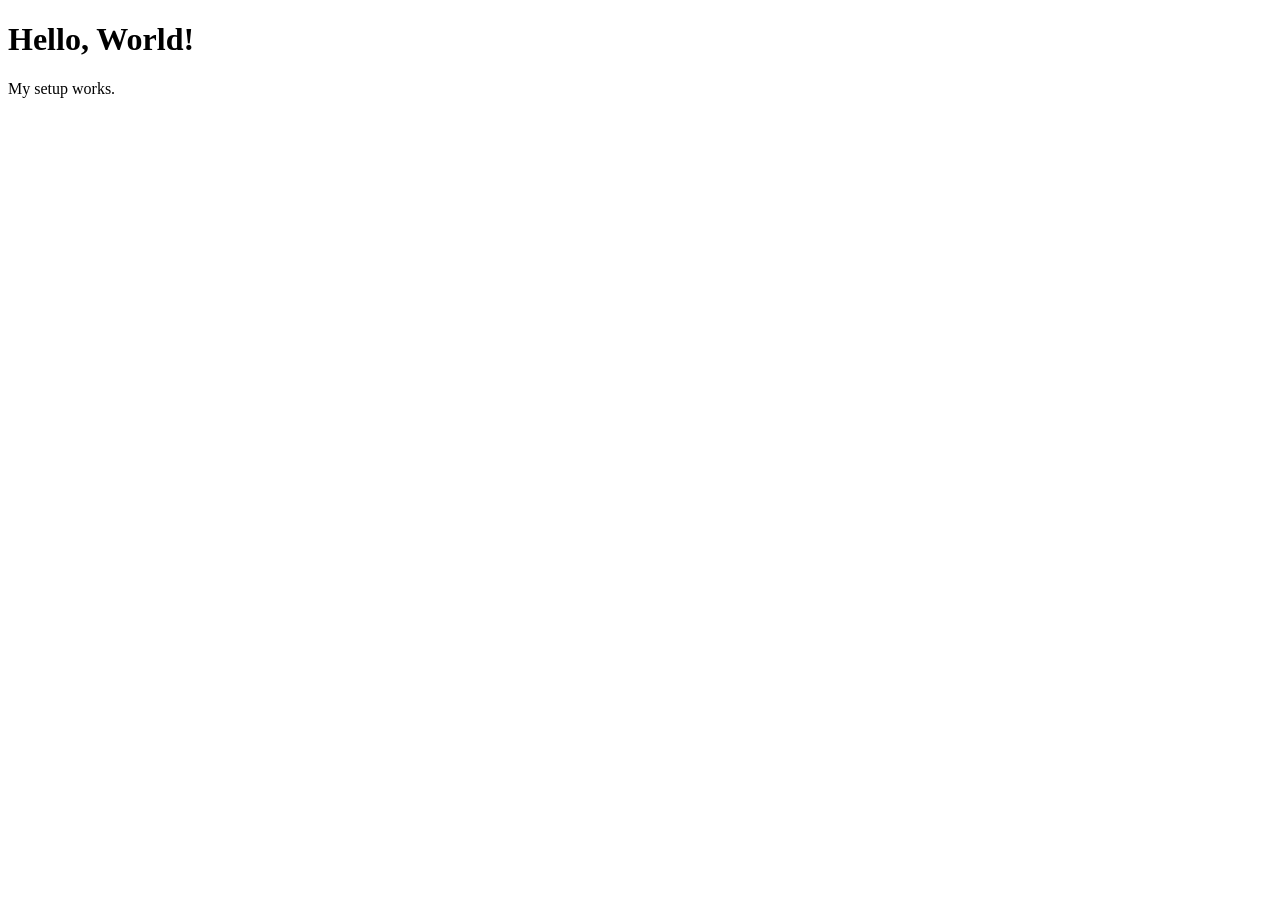
<file: practice/index.html>
<!DOCTYPE html>
<html lang="en">
      <head>
         <meta charset="UTF-8" />
      <title>Setup Test</title>
  </head>
  <body>
      <h1>Hello, World!</h1>
      <p>My setup works.</p>
  </body>
</html>
</file>
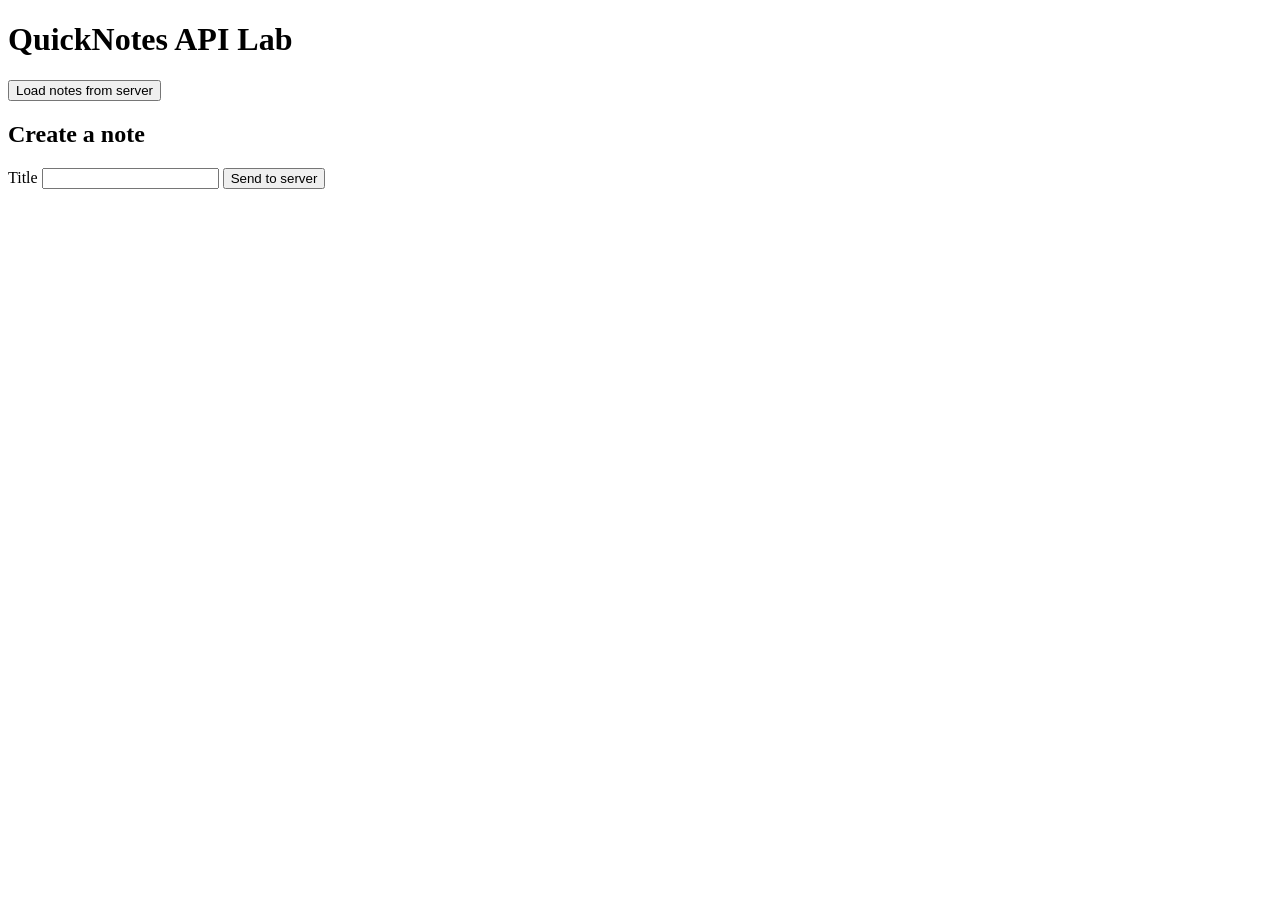
<file: practice/api-lab/index.html>
<!DOCTYPE html>
<html lang="en">
  <head>
    <meta charset="UTF-8" />
    <meta name="viewport" content="width=device-width, initial-scale=1.0" />
    <title>QuickNotes API Lab</title>
    <script src="app.js" defer></script>
  </head>
  <body>
    <h1>QuickNotes API Lab</h1>
    <button id="load-btn">Load notes from server</button>
    <p id="status"></p>
    <ul id="notes-list"></ul>
 
    <h2>Create a note</h2>
    <form id="note-form">
      <label for="title-input">Title</label>
      <input id="title-input" type="text" />
      <button type="submit">Send to server</button>
    </form>
  </body>
</html>
</file>
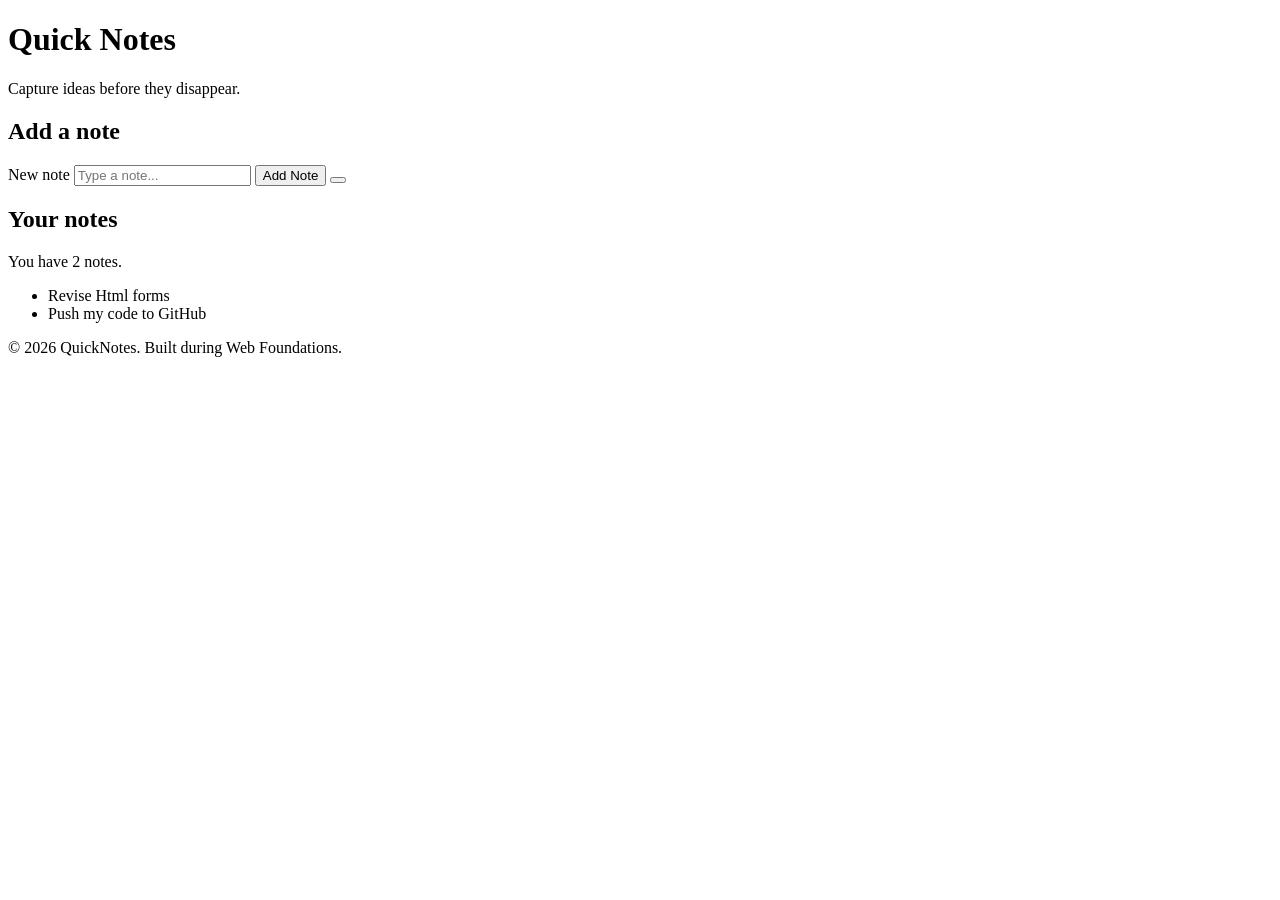
<file: practice/quicknotes-day1/index.html>
<!DOCTYPE html>
<html lang="en">
<head>
    <meta charset="UTF-8">
    <meta name="viewport" content="width=device-width, initial-scale=1.0">
    <title>Document</title>
</head>
<body>
    <h1>Quick Notes</h1>
    <p>Capture ideas before they disappear.</p>
</header>

<main>
    <section>
        <h2>Add a note</h2>
        <form id="note-form">
            <label for="note-input">New note</label>
            <input type="text" id="note-input" placeholder="Type a note..." />            <button type="submit">Add Note</button>
        <button type="submit"Add Note</button>
        </form>
    </section>

    </section>
       <h2>Your notes</h2>
       <p id="note-count">You have 2 notes.</p>
       <ul id="note-list"> 
        <li>Revise Html forms</li>
        <li>Push my code to GitHub</li>
       </ul>
    </section>
</main>

<footer>
      <p>&copy; 2026 QuickNotes. Built during Web Foundations.</p>
    </footer>
  </body>
</html>
</file>
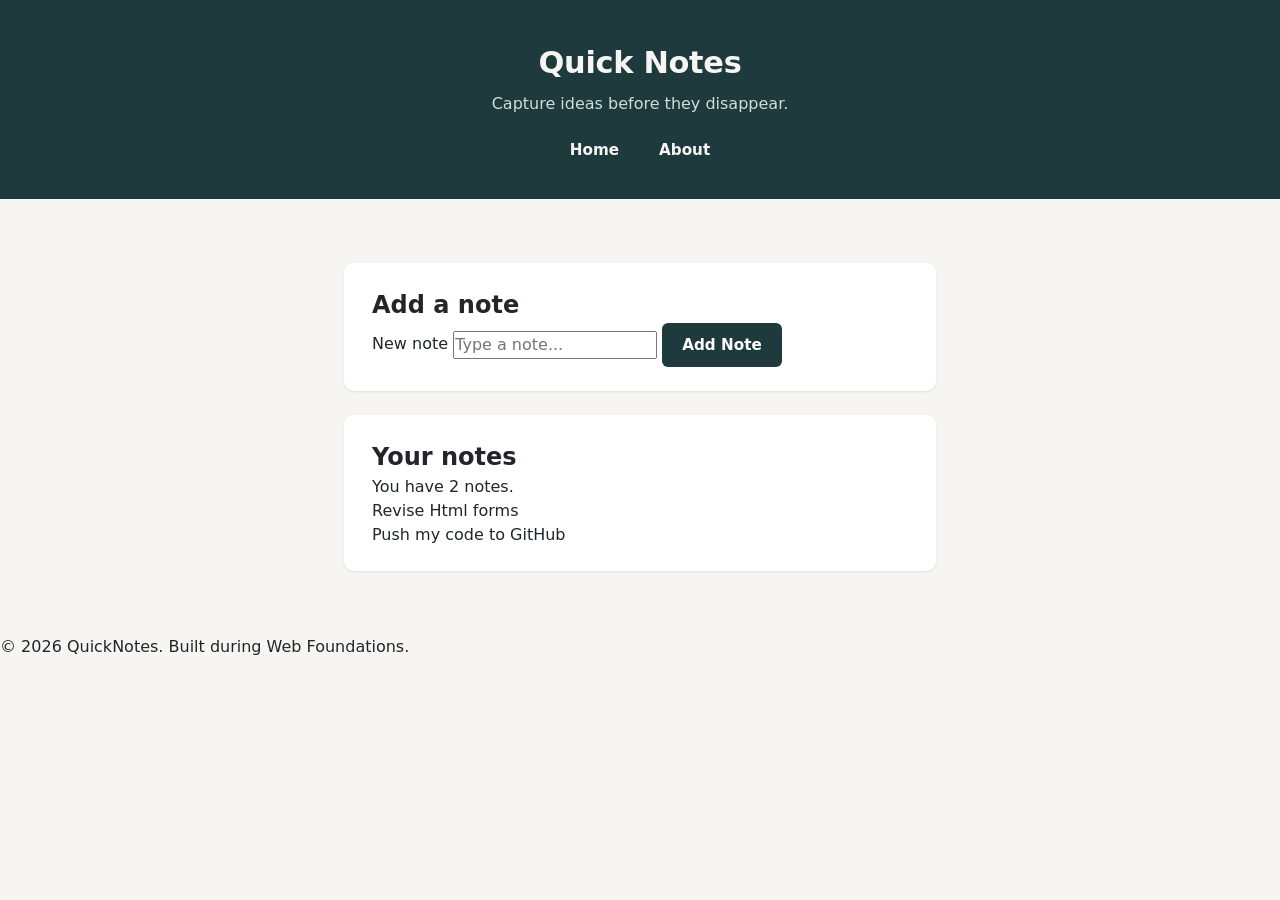
<file: practice/quicknotes-day3/index.html>
<!doctype html>
<html lang="en">
  <head>
    <meta charset="UTF-8" />
    <meta name="viewport" content="width=device-width, initial-scale=1.0" />
    <title>QuickNotes - Home</title>
    <link rel="stylesheet" href="style.css" />
  </head>
  <body>
    <header>
      <h1>Quick Notes</h1>
      <p>Capture ideas before they disappear.</p>
      <nav>
        <a href="index.html">Home</a>
        <a href="about.html">About</a>
      </nav>
    </header>

    <main>
      <section>
        <h2>Add a note</h2>
        <form id="note-form">
          <label for="note-input">New note</label>
          <input type="text" id="note-input" placeholder="Type a note..." />
          <button type="submit">Add Note</button>
        </form>
      </section>

      <section>
        <h2>Your notes</h2>
        <p id="note-count">You have 2 notes.</p>
        <ul id="note-list">
          <li>Revise Html forms</li>
          <li>Push my code to GitHub</li>
        </ul>
      </section>
    </main>

    <footer>
      <p>&copy; 2026 QuickNotes. Built during Web Foundations.</p>
    </footer>
    <script src="index.js"></script>
  </body>
</html>
</file>
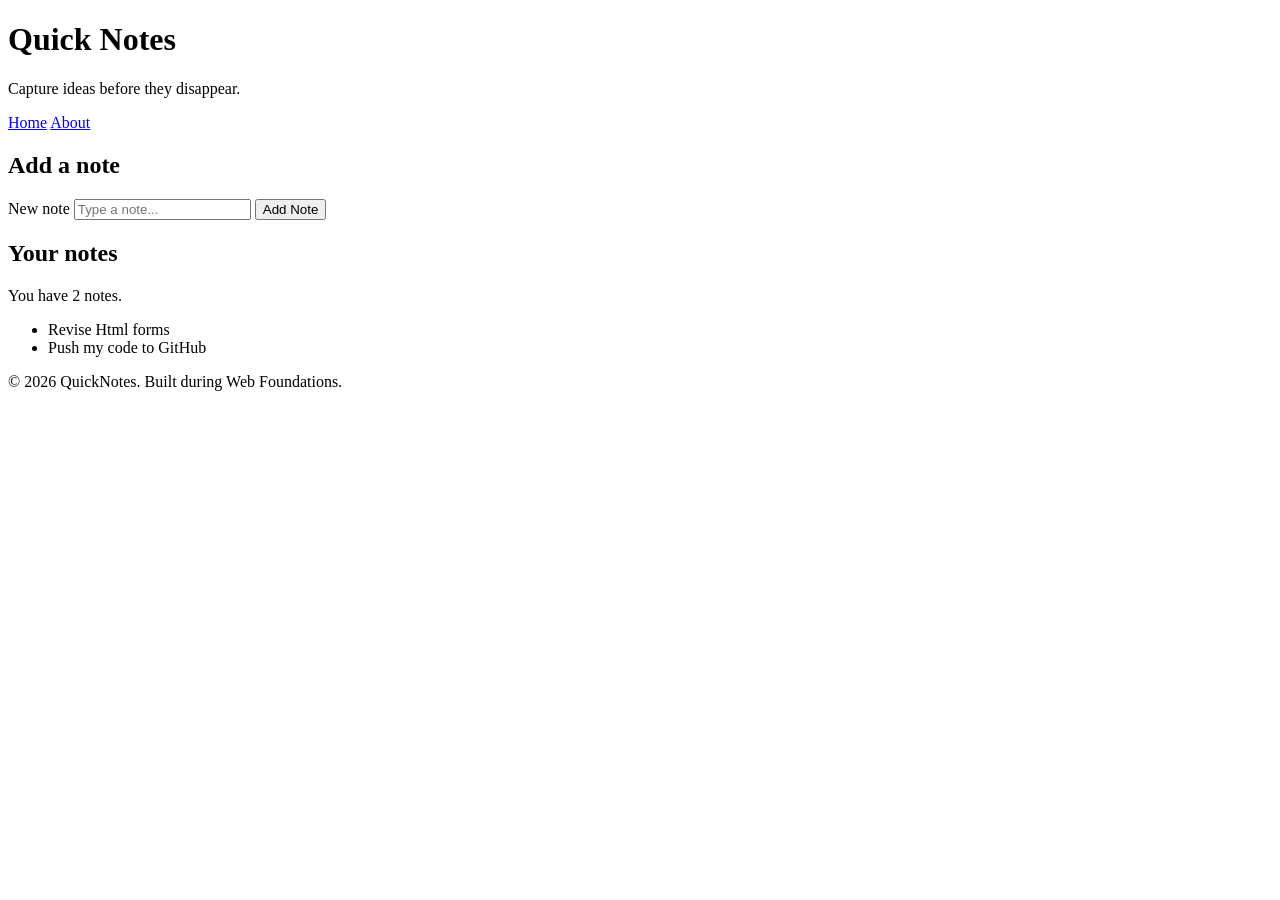
<file: web-foundations-days/day1/index.html>
<!DOCTYPE html>
<html lang="en">
<head>
    <meta charset="UTF-8">
    <meta name="viewport" content="width=device-width, initial-scale=1.0">
    <title>Document</title>
</head>
<body>
    <header>
        <h1>Quick Notes</h1>
        <p>Capture ideas before they disappear.</p>
        <nav>
            <a href="index.html">Home</a>
            <a href="about.html">About</a>
        </nav>
    </header>

    <main>
        <section>
            <h2>Add a note</h2>
            <form id="note-form">
                <label for="note-input">New note</label>
                <input type="text" id="note-input" placeholder="Type a note...">
                <button type="submit">Add Note</button>
            </form>
        </section>

        <section>
            <h2>Your notes</h2>
            <p id="note-count">You have 2 notes.</p>
            <ul id="note-list">
                <li>Revise Html forms</li>
                <li>Push my code to GitHub</li>
            </ul>
        </section>
    </main>

    <footer>
        <p>&copy; 2026 QuickNotes. Built during Web Foundations.</p>
    </footer>
</body>
</html>
</file>
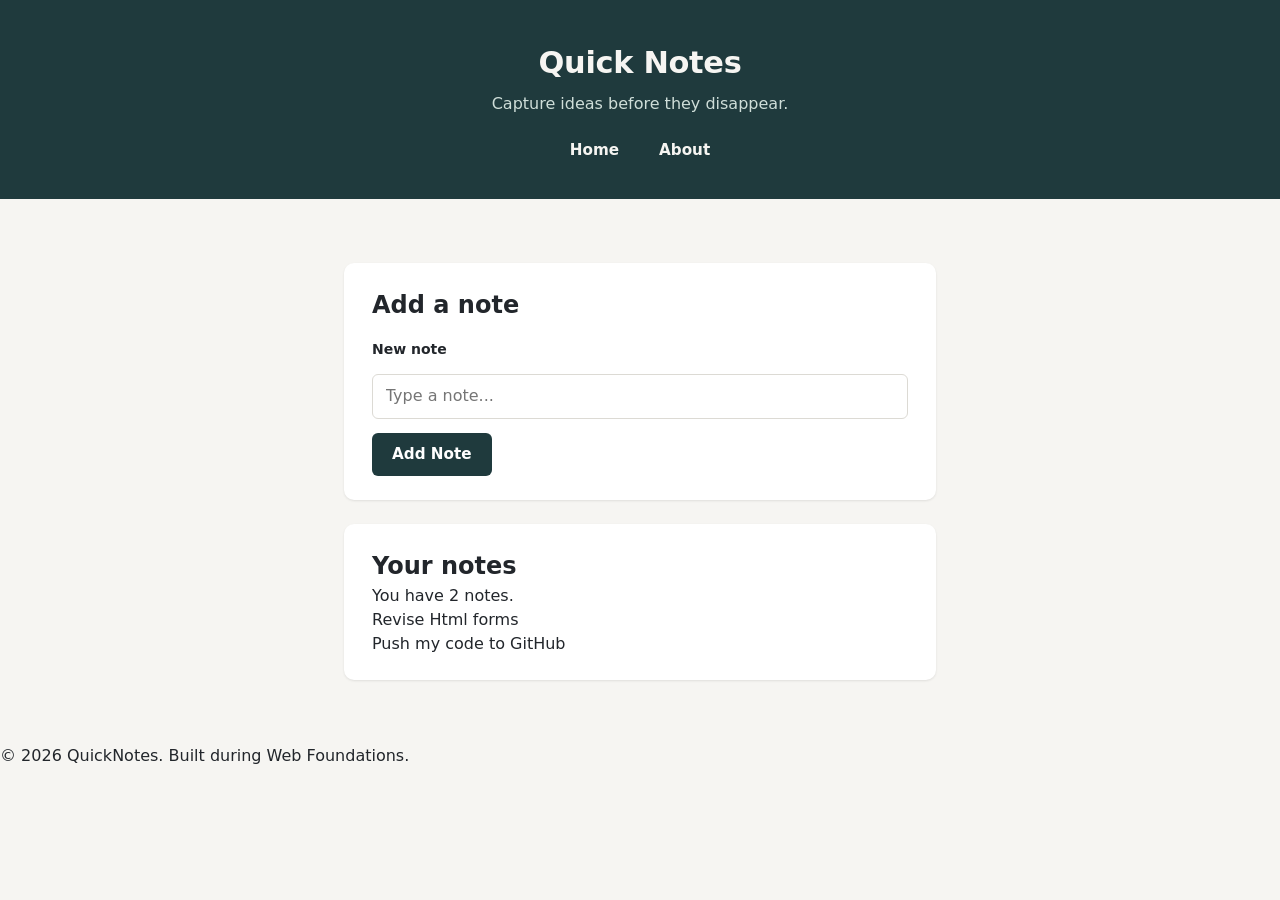
<file: web-foundations-days/day2/index.html>
<!DOCTYPE html>
<html lang="en">
<head>
    <meta charset="UTF-8">
    <meta name="viewport" content="width=device-width, initial-scale=1.0">
    <title>QuickNotes - Home</title>
     <link rel="stylesheet" href="style.css">
</head>
<body>
    <header>
        <h1>Quick Notes</h1>
        <p>Capture ideas before they disappear.</p>
        <nav>
            <a href="index.html">Home</a>
            <a href="about.html">About</a>
        </nav>
    </header>

    <main>
        <section>
            <h2>Add a note</h2>
            <form id="note-form">
                <label for="note-input">New note</label>
                <input type="text" id="note-input" placeholder="Type a note...">
                <button type="submit">Add Note</button>
            </form>
        </section>

        <section>
            <h2>Your notes</h2>
            <p id="note-count">You have 2 notes.</p>
            <ul id="note-list">
                <li>Revise Html forms</li>
                <li>Push my code to GitHub</li>
            </ul>
        </section>
    </main>

    <footer>
        <p>&copy; 2026 QuickNotes. Built during Web Foundations.</p>
    </footer>
</body>
</html>
</file>
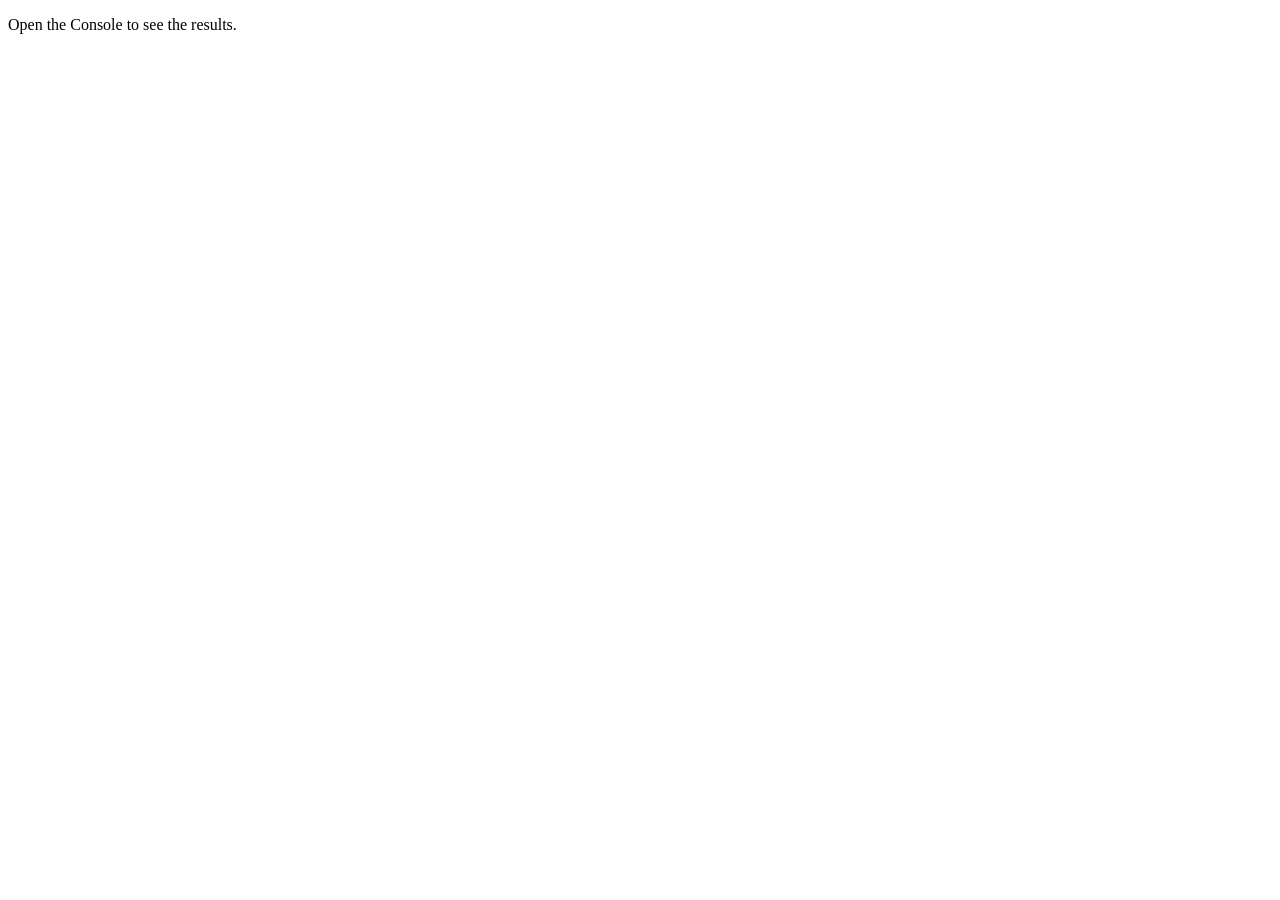
<file: web-foundations-days/day3/index.html>
<!DOCTYPE html>
<html lang="en">
<head>
    <meta charset="UTF-8">
    <meta name="viewport" content="width=device-width, initial-scale=1.0">
    <title>Notes Toolkit</title>
    <script src="script.js" defer></script>
</head>
<body>
    <p>Open the Console to see the results.</p>
</body>
</html>
</file>
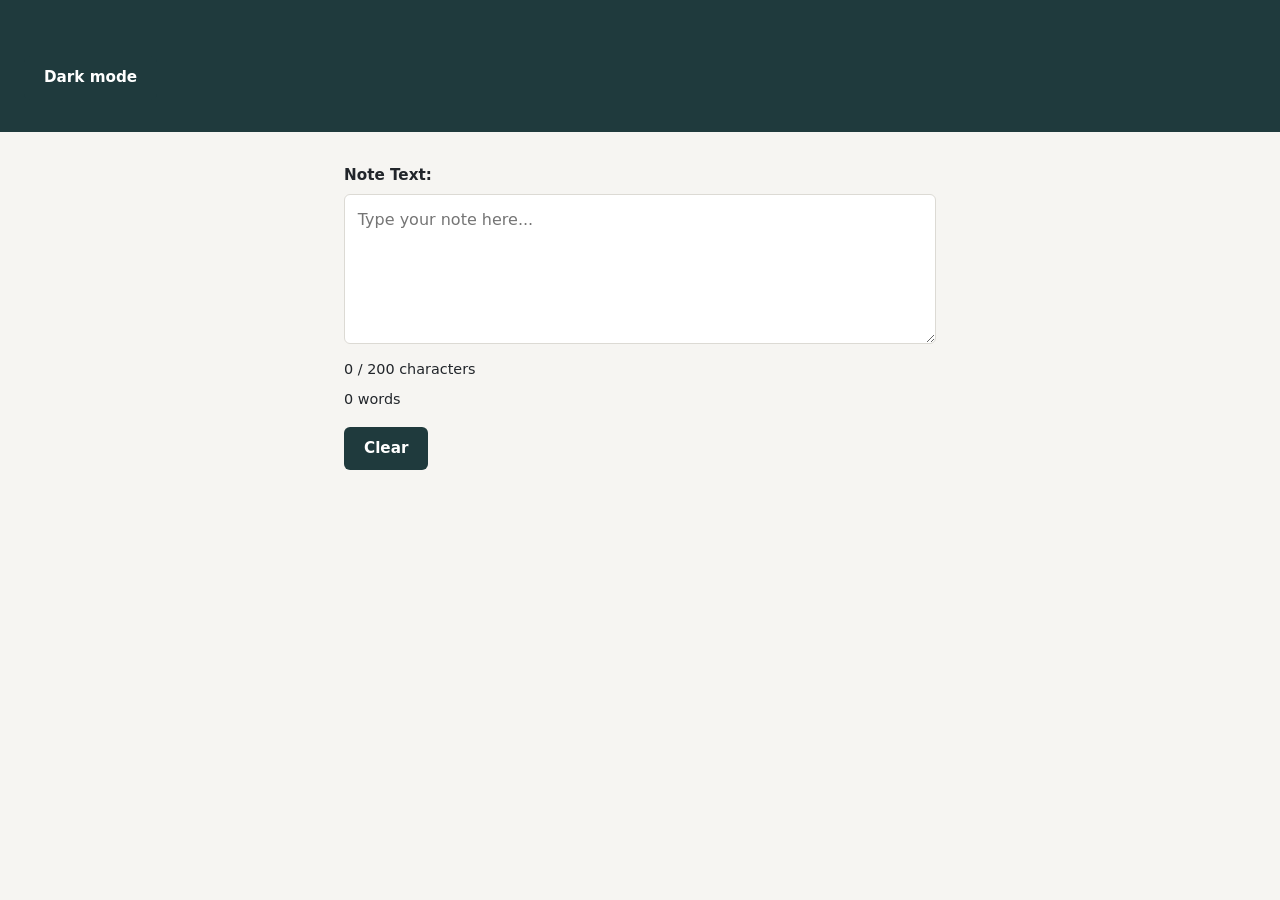
<file: web-foundations-days/day4/index.html>
<!DOCTYPE html>
<html lang="en">
<head>
    <meta charset="UTF-8">
    <meta name="viewport" content="width=device-width, initial-scale=1.0">
    <title>Notes Toolkit</title>
    <link rel="stylesheet" href="style.css">
    <script src="script.js" defer></script>
</head>
<body>
    <header>
        <button id="theme-toggle">Dark mode</button>
    </header>

    <main>
        <label for="note-text">Note Text:</label>
        <textarea id="note-text" placeholder="Type your note here..."></textarea>

        <p id="char-count">0 / 200 characters</p>
        <p id="word-count">0 words</p>

        <button id="clear-btn">Clear</button>
    </main>
</body>
</html>
</file>
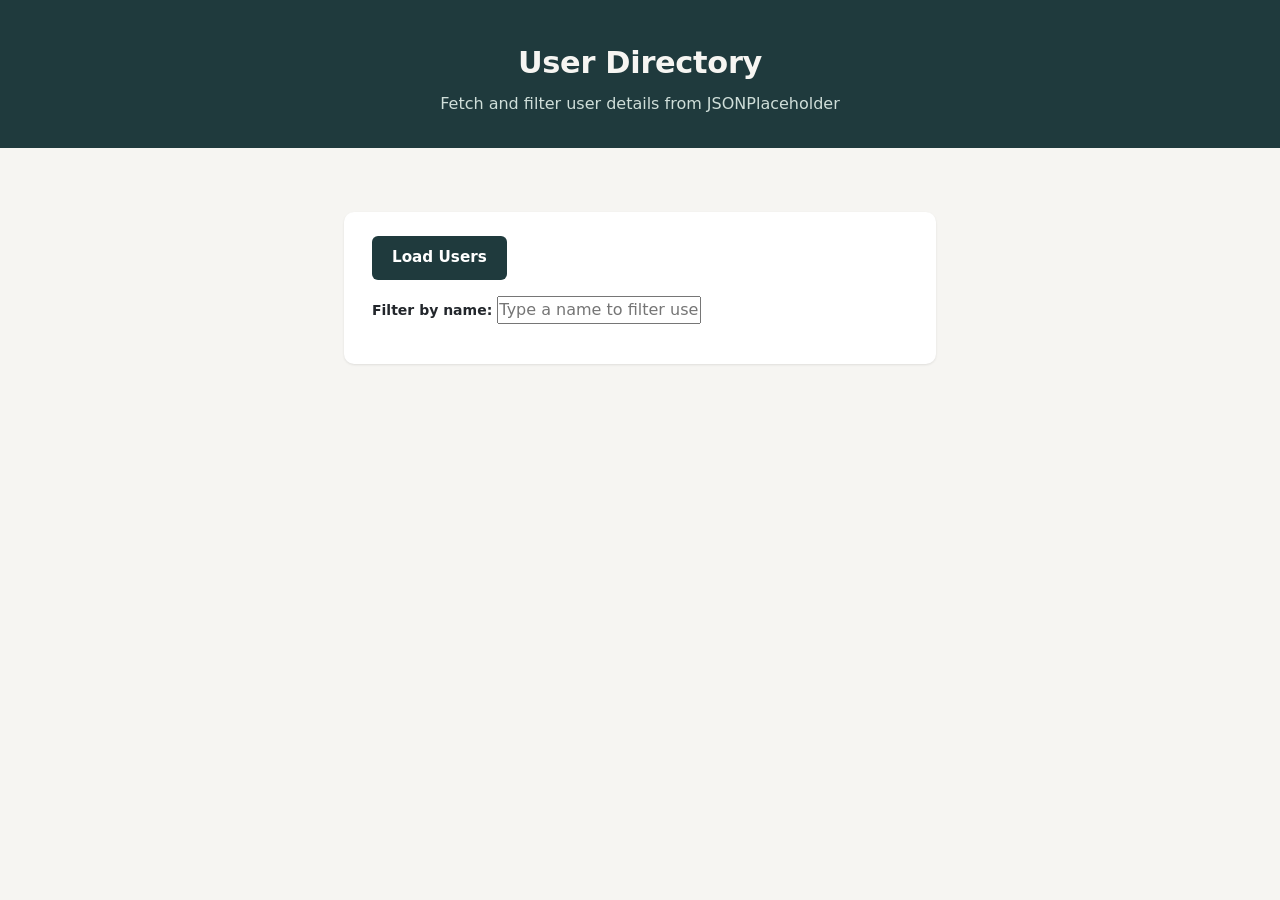
<file: web-foundations-days/day5/index.html>
<!DOCTYPE html>
<html lang="en">
<head>
  <meta charset="UTF-8">
  <meta name="viewport" content="width=device-width, initial-scale=1.0">
  <title>User Directory</title>
  <link rel="stylesheet" href="../day2/style.css">
  <script src="users.js" defer></script>
</head>
<body>
  <header>
    <h1>User Directory</h1>
    <p>Fetch and filter user details from JSONPlaceholder</p>
  </header>

  <main>
    <section>
      <button id="load-users">Load Users</button>
      
      <div style="margin-top: 1rem;">
        <label for="filter-input">Filter by name:</label>
        <input type="text" id="filter-input" placeholder="Type a name to filter users...">
      </div>

      <p id="status" style="margin-top: 1rem; font-weight: 600;"></p>

      <ul id="users-list" style="margin-top: 1rem;"></ul>
    </section>
  </main>
</body>
</html>
</file>
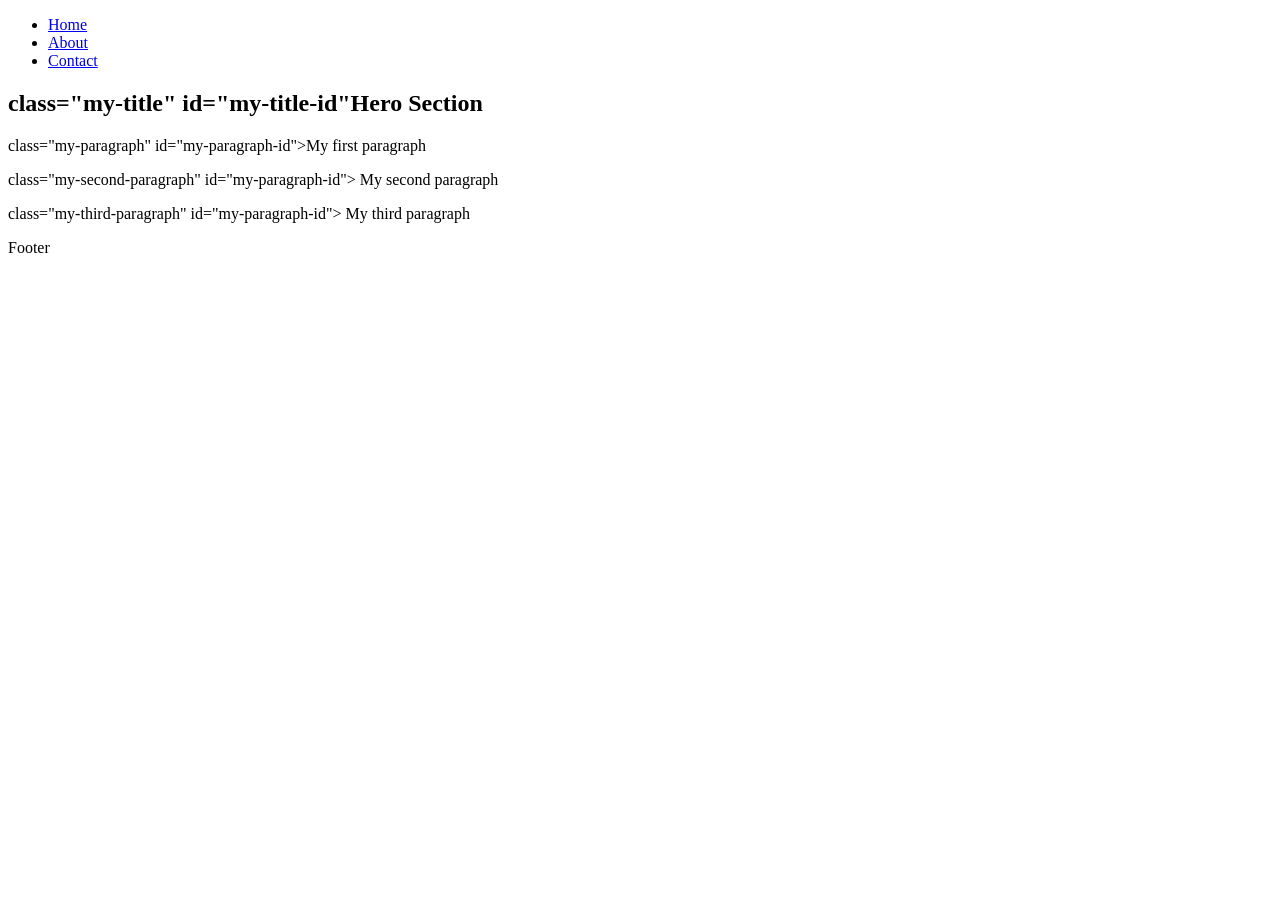
<file: practice/day2.html>
<!doctype html>
<html>
  <head>
    <title>hello</title>
    <link rel="stylesheet" -href="scripts/style.css" />
  </head>
  <body>
    <header>
      <nav>
        <ul>
          <li><a href="#">Home</a></li>
          <li><a href="#">About</a></li>
          <li><a href="#">Contact</a></li>
        </ul>
      </nav>
    </header>
    <main>
      <section>
        <h1>class="my-title" id="my-title-id"Hero Section</h1>
        <div>   
        <p>class="my-paragraph" id="my-paragraph-id">My first paragraph</p>
        <p>class="my-second-paragraph" id="my-paragraph-id">
        My second paragraph
        </p>
        </p> class="my-third-paragraph" id="my-paragraph-id">
        My third paragraph
        </p>
        </div>

      </section>
    </main>
    <footer>
      <p>Footer</p>
    </footer>
  </body>
</html>
</file>
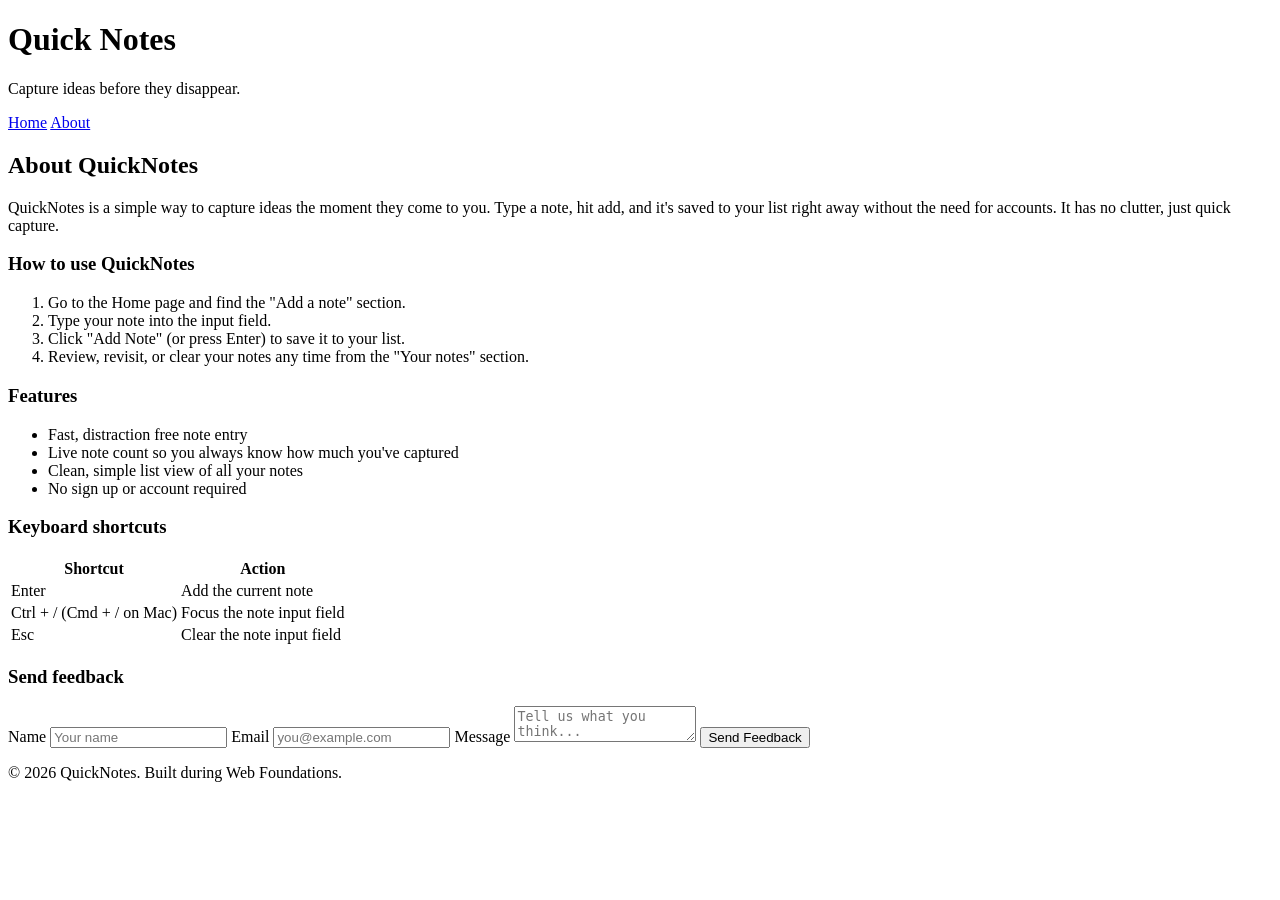
<file: web-foundations-days/day1/about.html>
<!DOCTYPE html>
<html lang="en">
<head>
    <meta charset="UTF-8">
    <meta name="viewport" content="width=device-width, initial-scale=1.0">
    <title>About - QuickNotes</title>
</head>
<body>
    <header>
        <h1>Quick Notes</h1>
        <p>Capture ideas before they disappear.</p>
        <nav>
            <a href="index.html">Home</a>
            <a href="about.html">About</a>
        </nav>
    </header>

    <main>
        <h2>About QuickNotes</h2>
        <p>QuickNotes is a simple way to capture ideas the moment they come to you. Type a note, hit add, and it's saved to your list right away without the need for accounts. It has no clutter, just quick capture.</p>

        <section>
            <h3>How to use QuickNotes</h3>
            <ol>
                <li>Go to the Home page and find the "Add a note" section.</li>
                <li>Type your note into the input field.</li>
                <li>Click "Add Note" (or press Enter) to save it to your list.</li>
                <li>Review, revisit, or clear your notes any time from the "Your notes" section.</li>
            </ol>
        </section>

        <section>
            <h3>Features</h3>
            <ul>
                <li>Fast, distraction free note entry</li>
                <li>Live note count so you always know how much you've captured</li>
                <li>Clean, simple list view of all your notes</li>
                <li>No sign up or account required</li>
            </ul>
        </section>

        <section>
            <h3>Keyboard shortcuts</h3>
            <table>
                <thead>
                    <tr>
                        <th>Shortcut</th>
                        <th>Action</th>
                    </tr>
                </thead>
                <tbody>
                    <tr>
                        <td>Enter</td>
                        <td>Add the current note</td>
                    </tr>
                    <tr>
                        <td>Ctrl + / (Cmd + / on Mac)</td>
                        <td>Focus the note input field</td>
                    </tr>
                    <tr>
                        <td>Esc</td>
                        <td>Clear the note input field</td>
                    </tr>
                </tbody>
            </table>
        </section>

        <section>
            <h3>Send feedback</h3>
            <form id="feedback-form">
                <label for="feedback-name">Name</label>
                <input type="text" id="feedback-name" name="feedback-name" placeholder="Your name" required />

                <label for="feedback-email">Email</label>
                <input type="email" id="feedback-email" name="feedback-email" placeholder="you@example.com" required />

                <label for="feedback-message">Message</label>
                <textarea id="feedback-message" name="feedback-message" placeholder="Tell us what you think..." required></textarea>

                <button type="submit">Send Feedback</button>
            </form>
        </section>
    </main>

    <footer>
        <p>&copy; 2026 QuickNotes. Built during Web Foundations.</p>
    </footer>
</body>
</html>
</file>
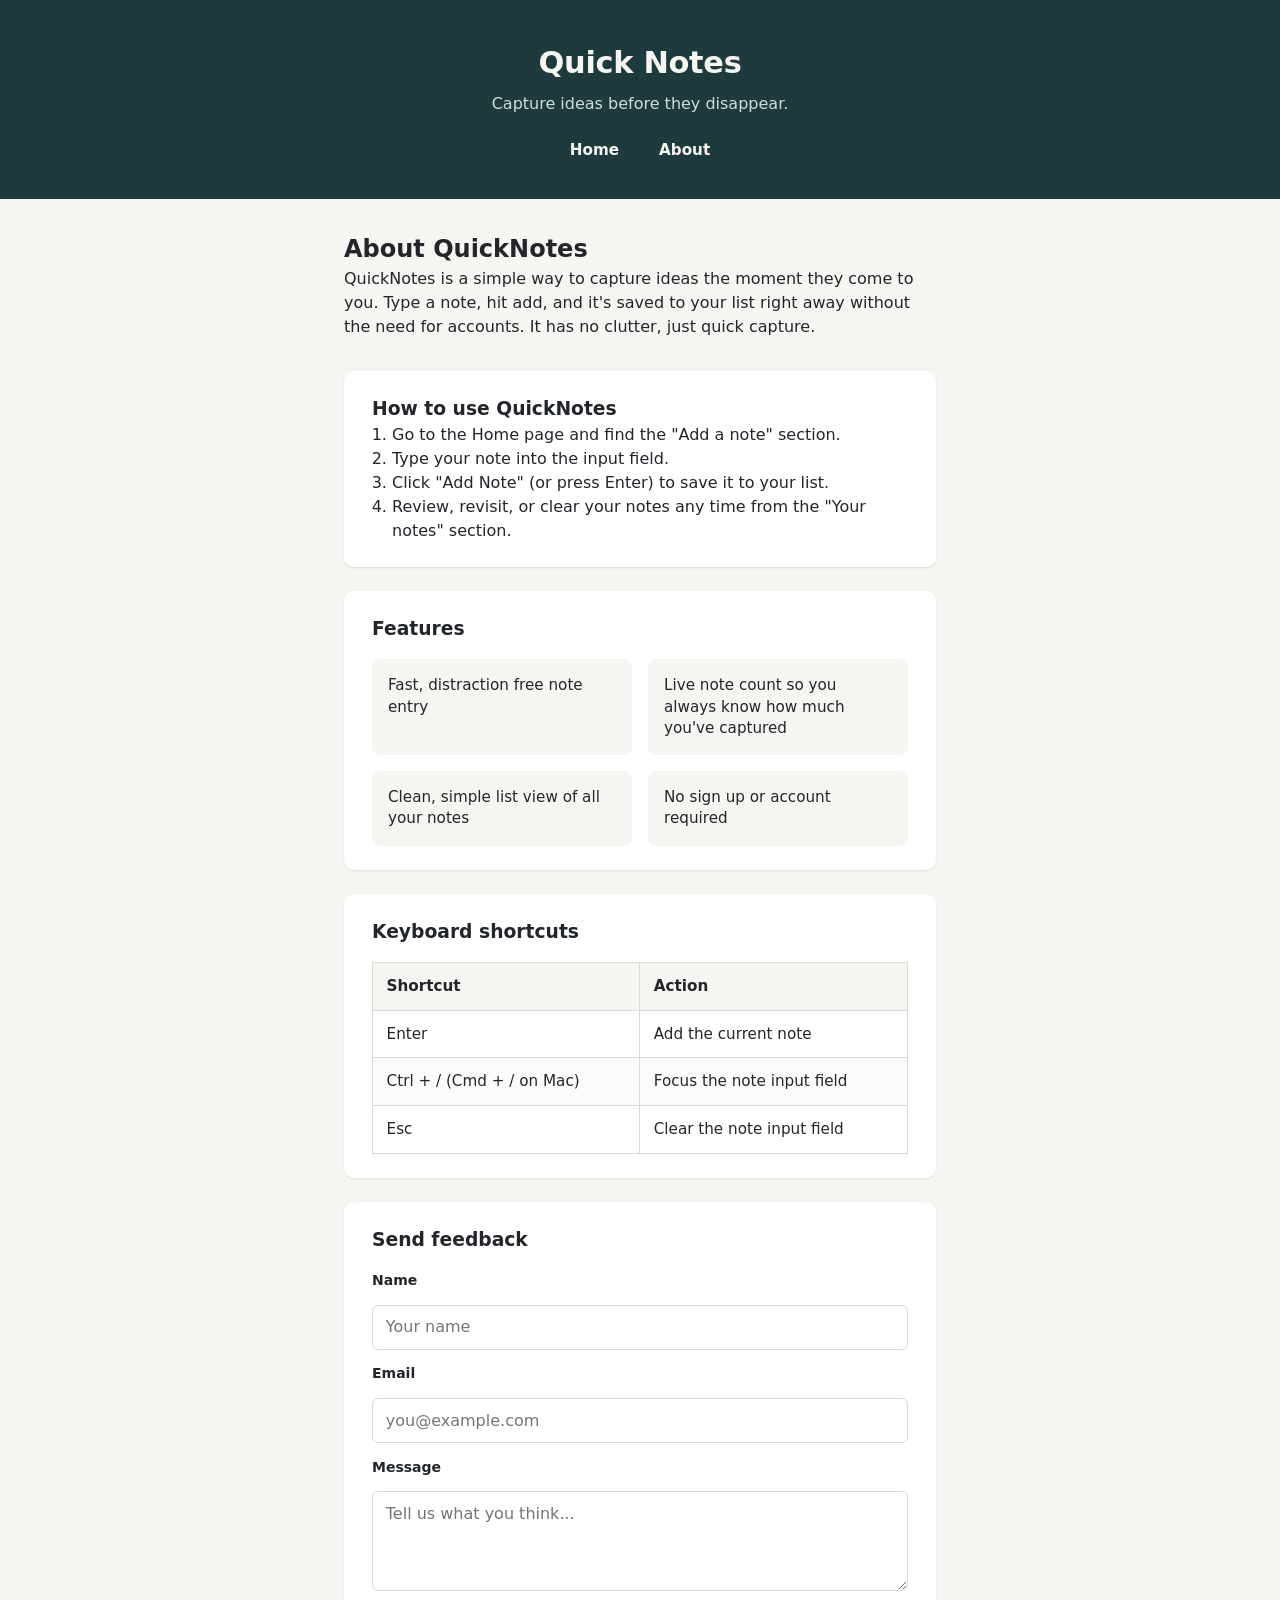
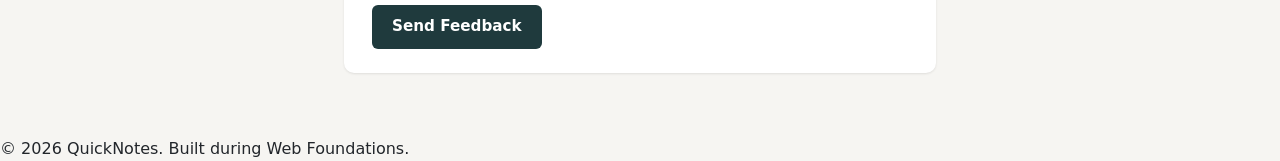
<file: web-foundations-days/day2/about.html>
<!DOCTYPE html>
<html lang="en">
<head>
    <meta charset="UTF-8">
    <meta name="viewport" content="width=device-width, initial-scale=1.0">
    <title>About - QuickNotes</title>
     <link rel="stylesheet" href="style.css">
</head>
<body>
    <header>
        <h1>Quick Notes</h1>
        <p>Capture ideas before they disappear.</p>
        <nav>
            <a href="index.html">Home</a>
            <a href="about.html">About</a>
        </nav>
    </header>

    <main>
        <h2>About QuickNotes</h2>
        <p>QuickNotes is a simple way to capture ideas the moment they come to you. Type a note, hit add, and it's saved to your list right away without the need for accounts. It has no clutter, just quick capture.</p>

        <section>
            <h3>How to use QuickNotes</h3>
            <ol>
                <li>Go to the Home page and find the "Add a note" section.</li>
                <li>Type your note into the input field.</li>
                <li>Click "Add Note" (or press Enter) to save it to your list.</li>
                <li>Review, revisit, or clear your notes any time from the "Your notes" section.</li>
            </ol>
        </section>

        <section>
            <h3>Features</h3>
            <ul class="features-grid"> 
                <li>Fast, distraction free note entry</li>
                <li>Live note count so you always know how much you've captured</li>
                <li>Clean, simple list view of all your notes</li>
                <li>No sign up or account required</li>
            </ul>
        </section>

        <section>
            <h3>Keyboard shortcuts</h3>
            <table>
                <thead>
                    <tr>
                        <th>Shortcut</th>
                        <th>Action</th>
                    </tr>
                </thead>
                <tbody>
                    <tr>
                        <td>Enter</td>
                        <td>Add the current note</td>
                    </tr>
                    <tr>
                        <td>Ctrl + / (Cmd + / on Mac)</td>
                        <td>Focus the note input field</td>
                    </tr>
                    <tr>
                        <td>Esc</td>
                        <td>Clear the note input field</td>
                    </tr>
                </tbody>
            </table>
        </section>

        <section>
            <h3>Send feedback</h3>
            <form id="feedback-form">
                <label for="feedback-name">Name</label>
                <input type="text" id="feedback-name" name="feedback-name" placeholder="Your name" required />

                <label for="feedback-email">Email</label>
                <input type="email" id="feedback-email" name="feedback-email" placeholder="you@example.com" required />

                <label for="feedback-message">Message</label>
                <textarea id="feedback-message" name="feedback-message" placeholder="Tell us what you think..." required></textarea>

                <button type="submit">Send Feedback</button>
            </form>
        </section>
    </main>

    <footer>
        <p>&copy; 2026 QuickNotes. Built during Web Foundations.</p>
    </footer>
</body>
</html>
</file>
<file: practice/quicknotes-day3/style.css>
/* ===== Reset ===== */
*,
*::before,
*::after {
    box-sizing: border-box;
    margin: 0;
    padding: 0;
}

html {
    -webkit-text-size-adjust: 100%;
}

img,
picture,
svg {
    display: block;
    max-width: 100%;
}

ul,
ol {
    list-style: none;
}

a {
    color: inherit;
    text-decoration: none;
}

button,
input,
textarea {
    font: inherit;
    color: inherit;
}

/* ===== Base body styles ===== */
body {
    font-family: "Segoe UI", system-ui, -apple-system, sans-serif;
    font-size: 16px;
    line-height: 1.5;
    background-color: #f6f5f2;
    color: #22262b;
}

main {
    max-width: 640px;
    margin: 0 auto;
    padding: 2rem 1.5rem 4rem;
}

/* ===== Header ===== */
header {
    background-color: #1f3a3d;
    color: #f6f5f2;
    padding: 2.5rem 1.5rem 2rem;
    text-align: center;
}

header h1 {
    font-size: 1.9rem;
    font-weight: 700;
    letter-spacing: -0.01em;
}

header p {
    margin-top: 0.4rem;
    font-size: 1rem;
    color: #cfded9;
}

header nav {
    margin-top: 1.25rem;
    display: flex;
    justify-content: center;
    align-items: center;
    gap: 1.5rem;
}

header nav a {
    font-size: 0.95rem;
    font-weight: 600;
    padding: 0.2rem 0.5rem;
    border-radius: 4px;
    border-bottom: 2px solid transparent;
    transition: border-color 0.2s ease, background-color 0.2s ease, color 0.2s ease;
}

header nav a:hover,
header nav a:focus-visible {
    border-bottom-color: #d9a441;
    background-color: rgba(255, 255, 255, 0.08);
    color: #ffffff;
}

/* ===== Section cards ===== */
section {
    background-color: #ffffff;
    border-radius: 10px;
    padding: 1.5rem 1.75rem;
    margin-top: 1.5rem;
    box-shadow: 0 1px 3px rgba(0, 0, 0, 0.06), 0 1px 2px rgba(0, 0, 0, 0.04);
}

section:first-of-type {
    margin-top: 2rem;
}

/* ===== Features grid ===== */
.features-grid {
    margin-top: 1rem;
    display: grid;
    grid-template-columns: repeat(auto-fit, minmax(180px, 1fr));
    gap: 1rem;
}

.features-grid li {
    background-color: #f6f5f2;
    border-radius: 8px;
    padding: 1rem;
    font-size: 0.95rem;
    line-height: 1.4;
}

/* ===== Shortcuts Table ===== */
table {
    width: 100%;
    border-collapse: collapse;
    margin-top: 1rem;
    font-size: 0.95rem;
}

th,
td {
    text-align: left;
    padding: 0.75rem 0.85rem;
    border-bottom: 1px solid #eae7e1;
}

th {
    background-color: #f6f5f2;
    font-weight: 600;
    color: #1f3a3d;
}

tbody tr:last-child td {
    border-bottom: none;
}

/* ===== Feedback Form ===== */
#feedback-form {
    display: flex;
    flex-direction: column;
    gap: 0.85rem;
    margin-top: 1rem;
}

#feedback-form label {
    font-weight: 600;
    font-size: 0.875rem;
    color: #1f3a3d;
    margin-bottom: -0.35rem;
}

#feedback-form input[type="text"],
#feedback-form input[type="email"],
#feedback-form textarea {
    width: 100%;
    padding: 0.6rem 0.8rem;
    border: 1px solid #dcdad4;
    border-radius: 6px;
    background-color: #faf9f6;
    outline: none;
    transition: border-color 0.15s ease, box-shadow 0.15s ease;
}

#feedback-form input[type="text"]:focus,
#feedback-form input[type="email"]:focus,
#feedback-form textarea:focus {
    border-color: #1f3a3d;
    box-shadow: 0 0 0 3px rgba(31, 58, 61, 0.12);
}

#feedback-form textarea {
    resize: vertical;
    min-height: 100px;
}

/* ===== Buttons ===== */
button {
    align-self: flex-start;
    background-color: #1f3a3d;
    color: #ffffff;
    border: none;
    border-radius: 6px;
    padding: 0.65rem 1.25rem;
    font-weight: 600;
    font-size: 0.95rem;
    cursor: pointer;
    transition: background-color 0.2s ease, transform 0.15s ease;
}

button:hover {
    background-color: #2b5054;
    transform: translateY(-1px);
}

/* ===== Media Queries ===== */
@media (max-width: 480px) {
    header {
        padding: 1.5rem 1rem 1.25rem;
    }

    header h1 {
        font-size: 1.5rem;
    }

    header p {
        font-size: 0.875rem;
    }
}
</file>
<file: web-foundations-days/day2/style.css>
/* ===== Reset ===== */
*,
*::before,
*::after {
    box-sizing: border-box;
    margin: 0;
    padding: 0;
}

html {
    -webkit-text-size-adjust: 100%;
}

img,
picture,
svg {
    display: block;
    max-width: 100%;
}

ul {
    list-style: none;
}

/* Ordered list styling for step-by-step instructions */
section ol {
    list-style-type: decimal;
    padding-left: 1.25rem;
}

a {
    color: inherit;
    text-decoration: none;
}

button,
input,
textarea,
select {
    font: inherit;
    color: inherit;
}

/* ===== Base Body Styles & Variables ===== */
:root {
    --bg-main: #f6f5f2;
    --bg-card: #ffffff;
    --text-main: #22262b;
    --text-muted: #666666;
    --border-color: #dcdad4;
    --primary-color: #1f3a3d;
    --primary-hover: #2b5054;
}

body.dark-mode {
    --bg-main: #12181b;
    --bg-card: #1e262c;
    --text-main: #e0e6ed;
    --text-muted: #9ba7b3;
    --border-color: #34414d;
    --primary-color: #2b5054;
    --primary-hover: #3a686d;
}

body {
    font-family: "Segoe UI", system-ui, -apple-system, sans-serif;
    font-size: 16px;
    line-height: 1.5;
    background-color: var(--bg-main);
    color: var(--text-main);
    transition: background-color 0.2s ease, color 0.2s ease;
}

main {
    max-width: 640px;
    margin: 0 auto;
    padding: 2rem 1.5rem 4rem;
}

/* ===== Header ===== */
header {
    background-color: #1f3a3d;
    color: #f6f5f2;
    padding: 2.5rem 1.5rem 2rem;
    text-align: center;
}

header h1 {
    font-size: 1.9rem;
    font-weight: 700;
    letter-spacing: -0.01em;
}

header p {
    margin-top: 0.4rem;
    font-size: 1rem;
    color: #cfded9;
}

header nav {
    margin-top: 1.25rem;
    display: flex;
    justify-content: center;
    align-items: center;
    gap: 1.5rem;
}

header nav a {
    font-size: 0.95rem;
    font-weight: 600;
    padding: 0.2rem 0.5rem;
    border-radius: 4px;
    border-bottom: 2px solid transparent;
    transition: border-color 0.2s ease, background-color 0.2s ease, color 0.2s ease;
}

header nav a:hover,
header nav a:focus-visible {
    border-bottom-color: #d9a441;
    background-color: rgba(255, 255, 255, 0.08);
    color: #ffffff;
}

/* ===== Section Cards ===== */
section {
    background-color: var(--bg-card);
    border-radius: 10px;
    padding: 1.5rem 1.75rem;
    margin-top: 1.5rem;
    box-shadow: 0 1px 3px rgba(0, 0, 0, 0.06), 0 1px 2px rgba(0, 0, 0, 0.04);
}

section:first-of-type {
    margin-top: 2rem;
}

/* ===== Features Grid ===== */
.features-grid {
    margin-top: 1rem;
    display: grid;
    grid-template-columns: repeat(auto-fit, minmax(180px, 1fr));
    gap: 1rem;
}

.features-grid li {
    background-color: var(--bg-main);
    border-radius: 8px;
    padding: 1rem;
    font-size: 0.95rem;
    line-height: 1.4;
}

/* ===== Cohesive Form Inputs ===== */
#note-form,
#feedback-form {
    display: flex;
    flex-direction: column;
    gap: 0.85rem;
    margin-top: 1rem;
}

label {
    font-weight: 600;
    font-size: 0.875rem;
    color: var(--text-main);
}

/* Unified styling across home page and feedback form */
#note-form input[type="text"],
#note-form textarea,
#note-form select,
#feedback-form input[type="text"],
#feedback-form input[type="email"],
#feedback-form textarea,
#search-input {
    width: 100%;
    padding: 0.6rem 0.8rem;
    border: 1px solid var(--border-color);
    border-radius: 6px;
    background-color: var(--bg-card);
    color: var(--text-main);
    outline: none;
    transition: border-color 0.15s ease, box-shadow 0.15s ease;
}

#note-form input:focus,
#note-form textarea:focus,
#note-form select:focus,
#feedback-form input:focus,
#feedback-form textarea:focus,
#search-input:focus {
    border-color: #1f3a3d;
    box-shadow: 0 0 0 3px rgba(31, 58, 61, 0.12);
}

textarea {
    resize: vertical;
    min-height: 100px;
}

/* Validation Feedback & Character Counts */
.char-info {
    display: flex;
    justify-content: space-between;
    font-size: 0.85rem;
    color: var(--text-muted);
}

.char-info .warning {
    color: #d97706;
    font-weight: 600;
}

.char-info .over {
    color: #dc2626;
    font-weight: 700;
}

#error-message {
    color: #dc2626;
    font-size: 0.875rem;
    font-weight: 600;
}

/* ===== Buttons & Hover Transitions ===== */
button,
input[type="submit"] {
    align-self: flex-start;
    background-color: var(--primary-color);
    color: #ffffff;
    border: none;
    border-radius: 6px;
    padding: 0.65rem 1.25rem;
    font-weight: 600;
    font-size: 0.95rem;
    cursor: pointer;
    transition: background-color 0.2s ease, transform 0.15s ease, box-shadow 0.2s ease;
}

button:hover,
input[type="submit"]:hover {
    background-color: var(--primary-hover);
    transform: translateY(-1px);
    box-shadow: 0 2px 5px rgba(0, 0, 0, 0.15);
}

button:active,
input[type="submit"]:active {
    transform: translateY(0);
}

.delete-btn {
    background-color: #dc2626;
    padding: 0.35rem 0.75rem;
    font-size: 0.8rem;
}

.delete-btn:hover {
    background-color: #b91c1c;
}

/* ===== Shortcuts Table ===== */
table {
    width: 100%;
    border-collapse: collapse;
    margin-top: 1rem;
    font-size: 0.95rem;
}

th,
td {
    text-align: left;
    padding: 0.75rem 0.85rem;
    border: 1px solid var(--border-color);
}

th {
    background-color: var(--bg-main);
    font-weight: 600;
    color: var(--text-main);
}

tbody tr:nth-child(even) {
    background-color: rgba(0, 0, 0, 0.015);
}

/* ===== Note Cards & Category Styling ===== */
#notes-list {
    margin-top: 1rem;
    display: flex;
    flex-direction: column;
    gap: 1rem;
}

.note-card {
    background-color: var(--bg-card);
    border: 1px solid var(--border-color);
    border-left: 5px solid #1f3a3d;
    border-radius: 8px;
    padding: 1rem;
    display: flex;
    justify-content: space-between;
    align-items: flex-start;
    gap: 1rem;
}

.note-card.category-personal { border-left-color: #2563eb; }
.note-card.category-work { border-left-color: #059669; }
.note-card.category-ideas { border-left-color: #d97706; }

.note-content {
    flex: 1;
}

.note-text {
    font-size: 0.95rem;
    margin-bottom: 0.5rem;
    white-space: pre-wrap;
}

.note-meta {
    display: flex;
    align-items: center;
    gap: 0.75rem;
    font-size: 0.8rem;
    color: var(--text-muted);
}

.badge {
    padding: 0.15rem 0.5rem;
    border-radius: 12px;
    font-weight: 600;
    font-size: 0.75rem;
    text-transform: capitalize;
    color: #ffffff;
    background-color: #1f3a3d;
}

.badge-personal { background-color: #2563eb; }
.badge-work { background-color: #059669; }
.badge-ideas { background-color: #d97706; }

.empty-message {
    text-align: center;
    color: var(--text-muted);
    padding: 2rem 0;
}

/* ===== Responsive Mobile Layout ===== */
@media (max-width: 600px) {
    header {
        padding: 1.75rem 1rem 1.5rem;
    }

    header h1 {
        font-size: 1.5rem;
    }

    header p {
        font-size: 0.875rem;
    }

    header nav {
        gap: 0.85rem;
        flex-wrap: wrap;
    }

    main {
        padding: 1.25rem 1rem 3rem;
    }

    section {
        padding: 1.25rem 1rem;
    }

    .note-card {
        flex-direction: column;
        align-items: stretch;
    }

    .delete-btn {
        align-self: flex-end;
    }

    th,
    td {
        padding: 0.5rem 0.6rem;
        font-size: 0.875rem;
    }
}
</file>
<file: web-foundations-days/day4/style.css>
/* ===== Reset ===== */
*,
*::before,
*::after {
    box-sizing: border-box;
    margin: 0;
    padding: 0;
}

html {
    -webkit-text-size-adjust: 100%;
}

img,
picture,
svg {
    display: block;
    max-width: 100%;
}

ul,
ol {
    list-style: none;
}

a {
    color: inherit;
    text-decoration: none;
}

button,
input,
textarea {
    font: inherit;
    color: inherit;
}

/* ===== 1. CSS Variables for Themes ===== */
:root {
    --bg-color: #f6f5f2;
    --text-color: #22262b;
    --card-bg: #ffffff;
    --border-color: #dcdad4;
    --header-bg: #1f3a3d;
    --header-text: #f6f5f2;
    --btn-bg: #1f3a3d;
    --btn-hover: #2b5054;
    --btn-text: #ffffff;
    --warning-color: #d97706; /* Orange */
    --over-color: #dc2626;    /* Red */
}

/* Dark theme overrides only the CSS variables */
body.dark {
    --bg-color: #121212;
    --text-color: #e0e0e0;
    --card-bg: #1e1e1e;
    --border-color: #333333;
    --header-bg: #2a2a2a;
    --header-text: #ffffff;
    --btn-bg: #3b82f6;
    --btn-hover: #2563eb;
    --btn-text: #ffffff;
}

/* ===== Base body styles ===== */
body {
    font-family: "Segoe UI", system-ui, -apple-system, sans-serif;
    font-size: 16px;
    line-height: 1.5;
    background-color: var(--bg-color);
    color: var(--text-color);
    transition: background-color 0.2s ease, color 0.2s ease;
}

main {
    max-width: 640px;
    margin: 0 auto;
    padding: 2rem 1.5rem 4rem;
}

/* ===== Header ===== */
header {
    background-color: var(--header-bg);
    color: var(--header-text);
    padding: 2.5rem 1.5rem 2rem;
    display: flex;
    justify-content: space-between;
    align-items: center;
}

header h1 {
    font-size: 1.9rem;
    font-weight: 700;
    letter-spacing: -0.01em;
}

/* ===== Textarea & Form Elements ===== */
label {
    display: block;
    font-weight: 600;
    font-size: 0.95rem;
    margin-bottom: 0.5rem;
}

textarea {
    width: 100%;
    min-height: 150px;
    padding: 0.8rem;
    border: 1px solid var(--border-color);
    border-radius: 6px;
    background-color: var(--card-bg);
    color: var(--text-color);
    outline: none;
    resize: vertical;
    transition: border-color 0.15s ease, box-shadow 0.15s ease;
}

textarea:focus {
    border-color: var(--btn-bg);
    box-shadow: 0 0 0 3px rgba(31, 58, 61, 0.12);
}

/* ===== Counters & Specific Warning States ===== */
#char-count,
#word-count {
    margin-top: 0.5rem;
    font-size: 0.9rem;
}

.warning {
    color: var(--warning-color);
}

.over {
    color: var(--over-color);
    font-weight: bold;
}

/* ===== Buttons ===== */
button {
    background-color: var(--btn-bg);
    color: var(--btn-text);
    border: none;
    border-radius: 6px;
    padding: 0.65rem 1.25rem;
    font-weight: 600;
    font-size: 0.95rem;
    cursor: pointer;
    margin-top: 1rem;
    transition: background-color 0.2s ease, transform 0.15s ease;
}

button:hover {
    background-color: var(--btn-hover);
    transform: translateY(-1px);
}

/* ===== Media Queries ===== */
@media (max-width: 480px) {
    header {
        padding: 1.5rem 1rem 1.25rem;
    }

    header h1 {
        font-size: 1.5rem;
    }
}
</file>
